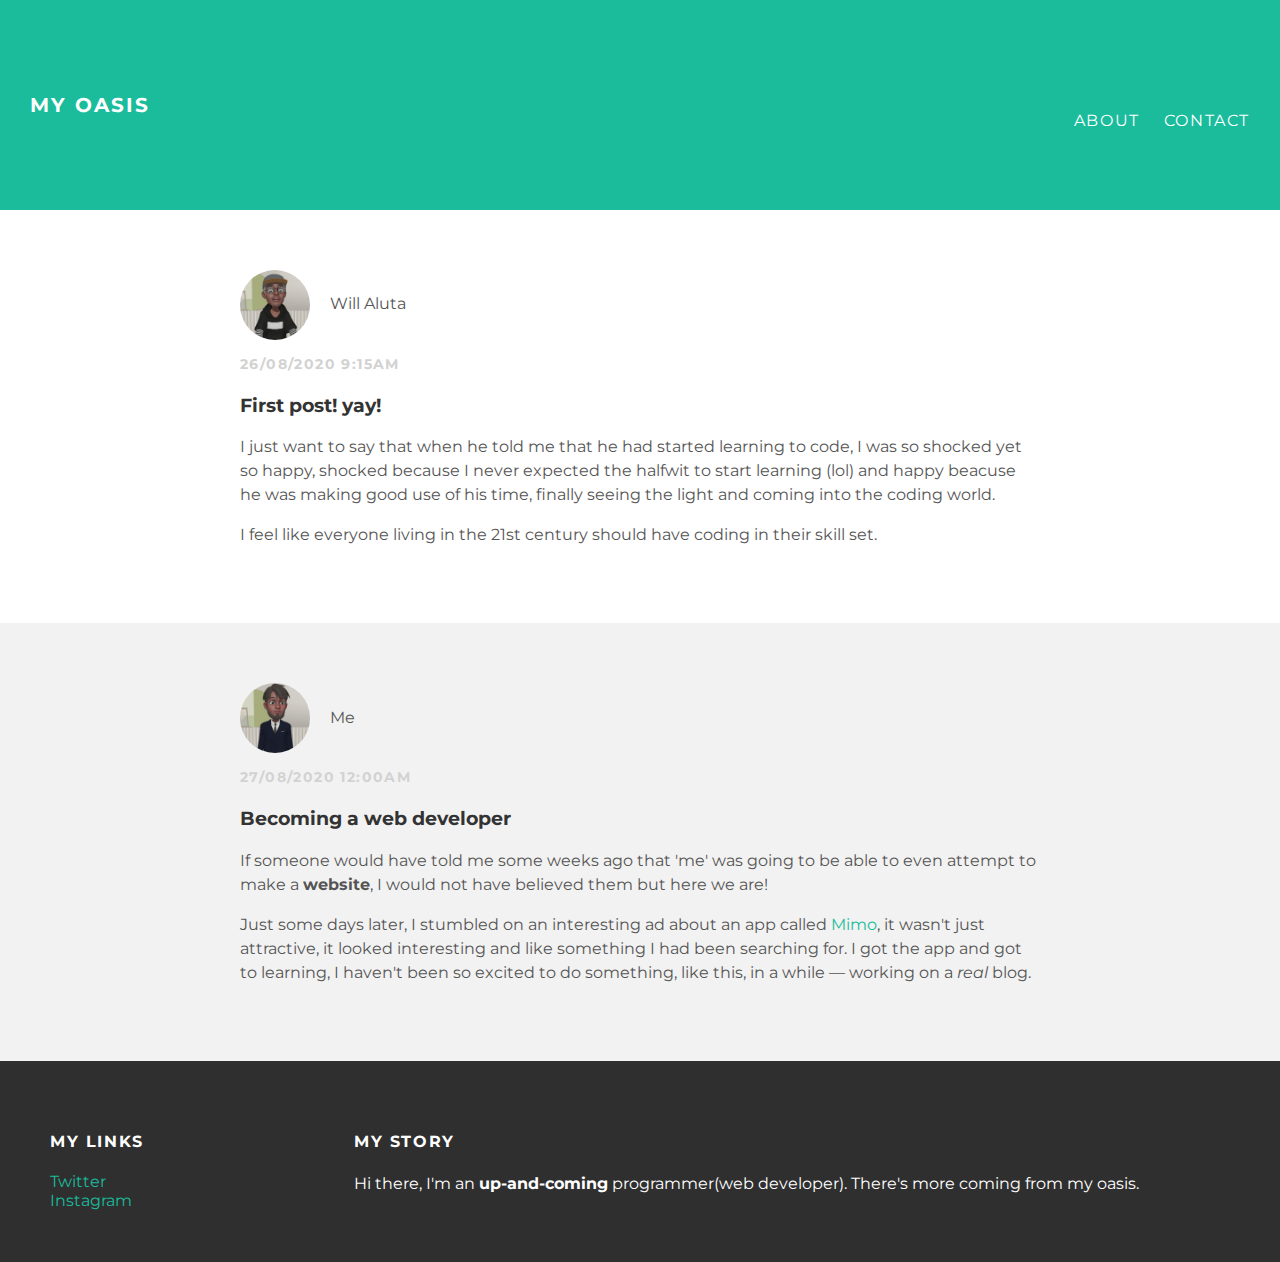
<file: index.html>
<!DOCTYPE html>
<html>
  <head>
    <title>Wisdom's Oasis</title>
    <link rel="stylesheet" type="text/css" href="styles.css">
  </head>
  <body>
    <div id="header">
    <div class="post-container">
    <a id="header-title" href="index.html">My Oasis</a>
    <ul id="header-nav">
      <li><a href="about.html">About</a></li>
      <li><a href="mailto:wisdom.ie001@gmail.com">Contact</a></li>
    </ul>
    </div>
    </div>
    <div id="content">
      <div class="post-container">
<div class="post">
  <div class="post-author">
    <img src="other.png" style>
    <span>Will Aluta</span>
  </div>
  <p class="post-date">26/08/2020 9:15am</p>
  <h3 class="post-title">First post! yay!</h3>
  <div class="post-content">
    <p>I just want to say that when he told me that he had started learning to code, I was so shocked yet so happy, shocked because I never expected the halfwit to start learning (lol) and happy beacuse he was making good use of his time, finally seeing the light and coming into the coding world.</p>
    <p>I feel like everyone living in the 21st century should have coding in their skill set.</p>
  </div>
</div>
       </div>
       <div class="post-container">
<div class="post">
  <div class="post-author">
    <img src="me.png">
    <span>Me</span>
  </div>
  <p class="post-date">27/08/2020 12:00am</p>
  <h3 class="post-title">Becoming a web developer</h3>
  <div class="post-content">
    <p>If someone would have told me some weeks ago that 'me' was going to be able to even attempt to make a <strong>website</strong>, I would not have believed them but here we are!</p>
    <p>Just some days later, I stumbled on an interesting ad about an app called <a href="https://getmimo.com">Mimo</a>, it wasn't just attractive, it looked interesting and like something I had been searching for. I got the app and got to learning, I haven't been so excited to do something, like this, in a while — working on a <em>real</em> blog.  </p>
  </div>
</div>
  </div>
    </div>
    <div id="footer">
      <div class="container">
<div class="column">
  <h4>My Links</h4>
  <a href="https://twitter.com/wsdm_ci">Twitter</a>
  <br>
  <a href="https://instagram.com/wisdom_ci/">Instagram</a>
</div>
<div class="column">
  <h4>My Story</h4>
  <p>Hi there, I'm an <strong>up-and-coming</strong> programmer(web developer). There's more coming from my oasis.</p>
</div>
      </div>
    </div>
  </body>
</html>
</file>
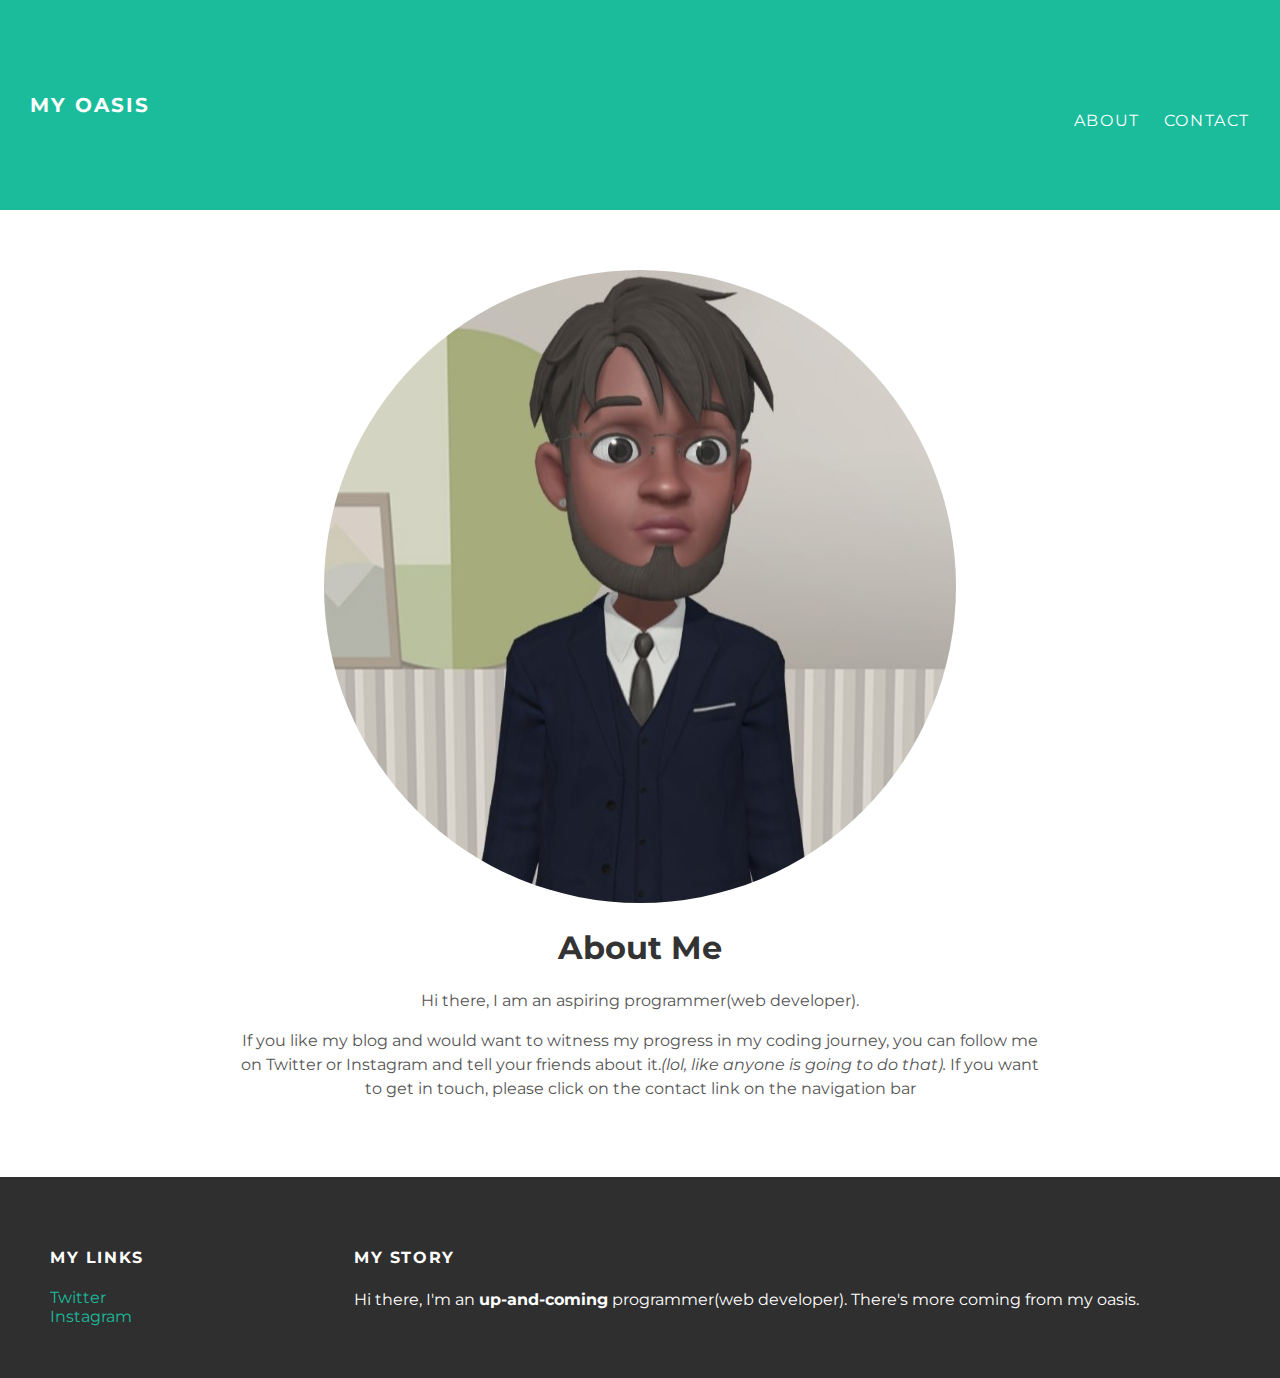
<file: about.html>
<!DOCTYPE html>
<html>
  <head>
    <link rel="stylesheet" type="text/css" href="styles.css">
    <title>Wisdom's Oasis/About</title>
  </head>
  <body>
    <div id="header">
    <div class="container">
      <a id="header-title" href="index.html">My Oasis</a>
      <ul id="header-nav">
      <li><a href="about.html">About</a></li>
      <li><a href="mailto:wisdom.ie001@gmail.com">Contact</a></li>
    </ul>
    </div>
    </div>
    <div id="content">
      <div class="container">
<div class="about">
  <div class="about-author">
    <img src="me.png">
  </div>
  <h1 class="about-title">About Me</h1>
  <div class="about-content">
    <p>Hi there, I am an aspiring programmer(web developer).</p>
    <p>If you like my blog and would want to witness my progress in my coding journey, you can follow me on Twitter or Instagram and tell your friends about it.<em>(lol, like anyone is going to do that).</em> If you want to get in touch, please click on the contact link on the navigation bar</p>
  </div>
</div>
      </div>
    </div>
    <div id="footer">
      <div class="container">
<div class="column">
  <h4>My Links</h4>
  <a href="https://twitter.com/wsdm_ci">Twitter</a>
  <br>
  <a href="https://instagram.com/wisdom_ci/">Instagram</a>
</div>
<div class="column">
  <h4>My Story</h4>
  <p>Hi there, I'm an <strong>up-and-coming</strong> programmer(web developer). There's more coming from my oasis.</p>
</div>
      </div>
    </div>
  </body>
</html>
</file>
<file: styles.css>
@import url(https://fonts.googleapis.com/css?family=Montserrat:400,700);

img {
  border-radius: 50%;
}

body {
  color: #555;
  margin: 0;
font-family: 'Montserrat', sans-serif;
}

a {
  color: #1abc9c;
  text-decoration: none;
}

a:hover {
  color: #F6A623;
}

#header {
  background-color: #1abc9c;
  height: 150px;
  line-height: 150px;
  padding: 30px;
}

#header a {
  color: white;
  text-decoration: none;
  text-transform: uppercase;
  letter-spacing: 0.1em;
}

#header a:hover {
  color: #222;
}

#header-title {
  display: block;
  float: left;
  font-size: 20px;
  font-weight: bold;
}

#header-nav {
  display: block;
  float: right;
}

#header-nav li {
  display: inline;
  padding-left: 20px;
  margin-top: 0;
}

.container {
  max-width: 1000px
  margin: 0 auto;
}

#footer {
  background-color: #2f2f2f;
  padding: 50px;
}

#footer h4 {
  color: white;
  text-transform: uppercase;
  letter-spacing: 0.1em;
}

#footer p {
  color: white;
}

.column {
  min-width: 300px;
  display: inline-block;
  vertical-align: top;
}

.post, .about {
  max-width: 800px;
  margin: 0 auto;
  padding: 60px 0;
}

.post-author img {
  width: 70px;
  height: 70px;
  vertical-align: middle;
}

.post-author span {
  margin-left: 16px;
}

.post-date {
  color: #D2D2D2;
  font-size: 14px;
  font-weight: bold;
  text-transform: uppercase;
  letter-spacing: 0.1em;
}

h1, h2, h3, h4 {
  color: #333;
}

p {
  line-height: 1.5;
}

.about {
  text-align: center;
}

.post-container:nth-child(even) {
  background-color: #f2f2f2;
}
</file>
